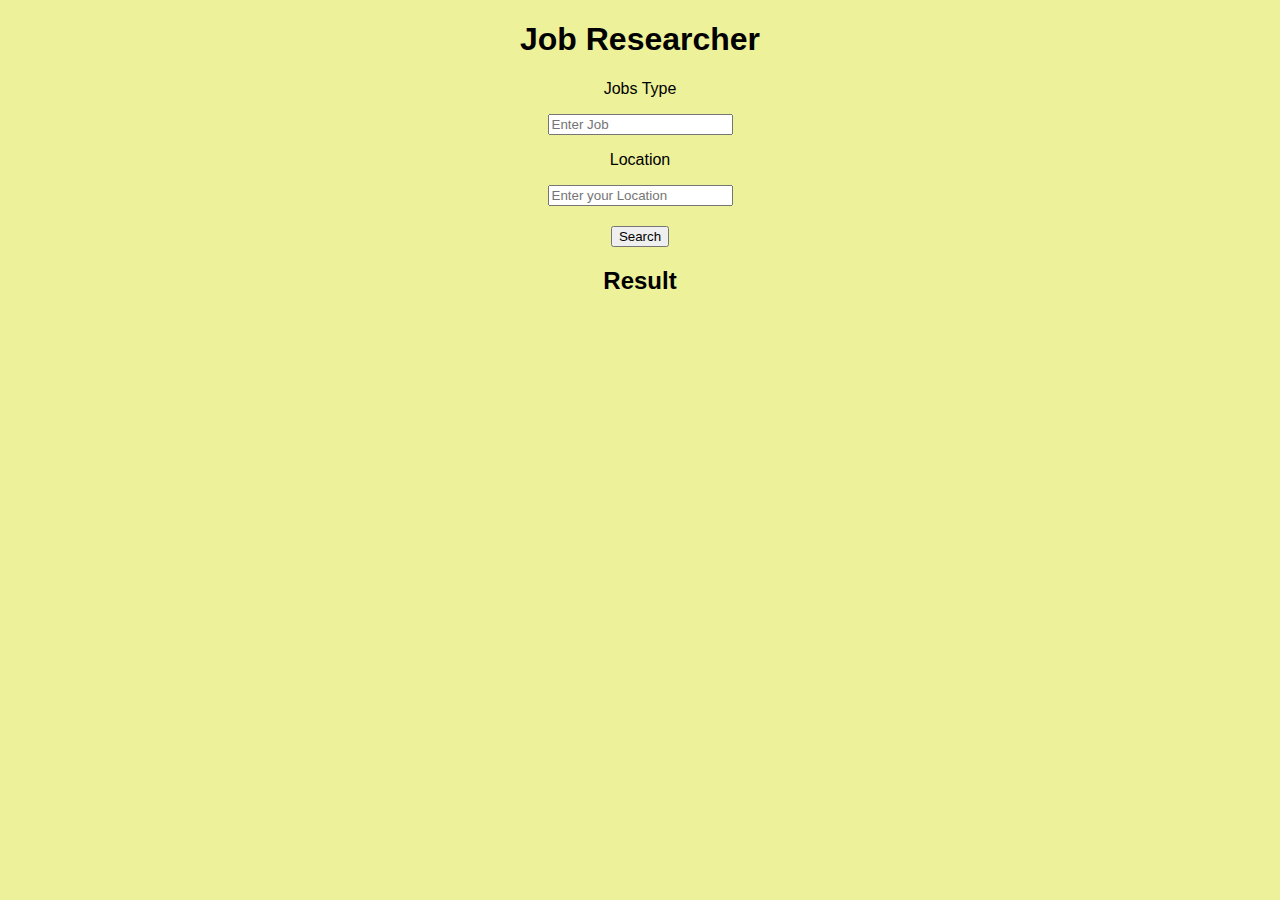
<file: W4D4 Consegna Damilola/index.html>
<!DOCTYPE html>
<html lang="en">
<head>
    <link rel="stylesheet" href="style.css">
    <meta charset="UTF-8">
    <meta name="viewport" content="width=device-width, initial-scale=1.0">
    <title>Document</title>
</head>
<body>
    <h1>Job Researcher</h1>

    <div> <p class="carattere">Jobs Type</p> <input type="text" id="jobs-type" placeholder="Enter Job">
     </div>

     <div> <p class="carattere">Location</p> <input type="text" id="location" placeholder="Enter your Location">
     </div>

<button id="btn">Search</button>

<h2>Result</h2>

<div id="list"></div>











    <script src="scaricabile.js"></script>
</body>
</html>
</file>
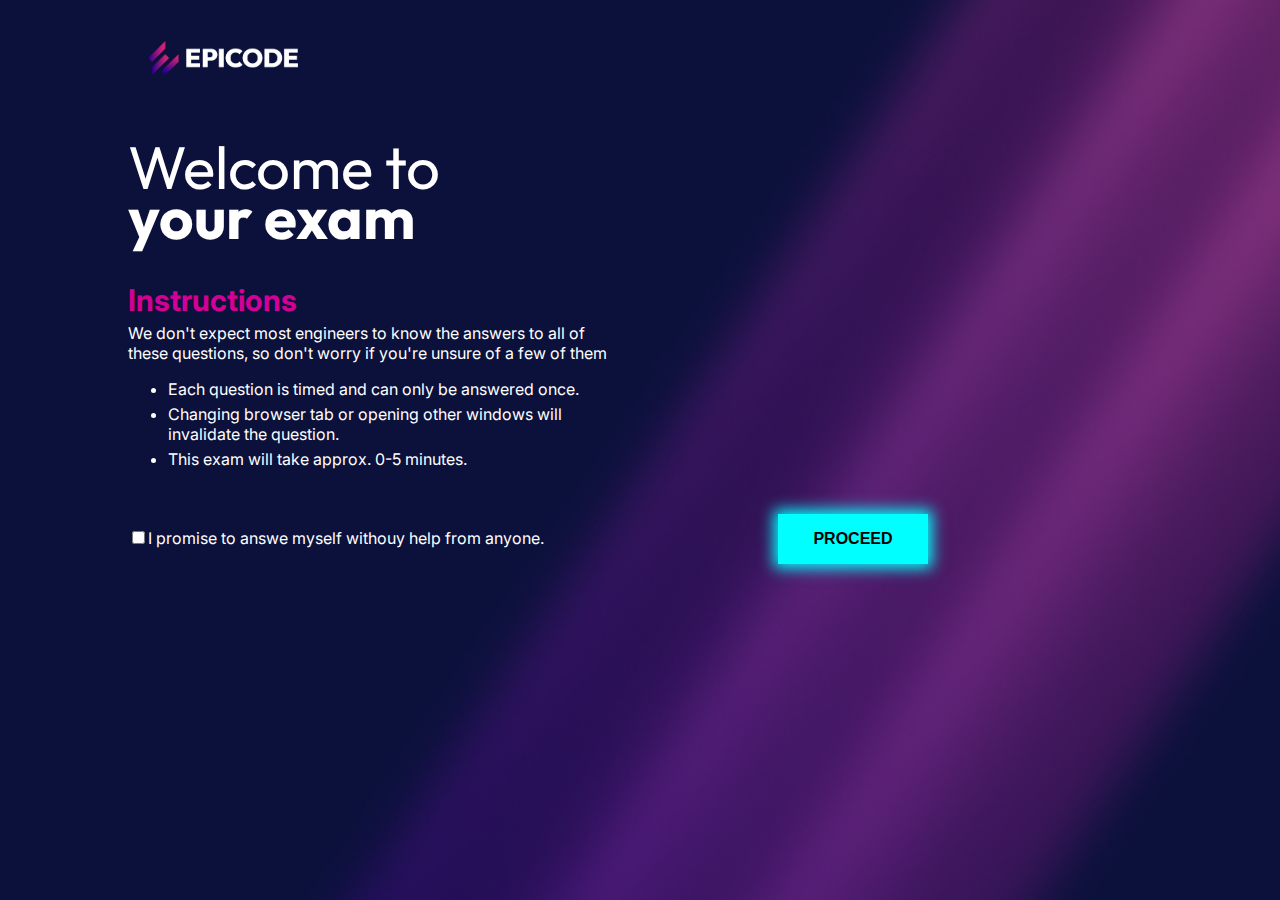
<file: homepage.html>
<!DOCTYPE html>
<html lang="en">
<head>
    <link rel="stylesheet" href="stylehomepage.css">
    <link rel="stylesheet" href="https://fonts.googleapis.com/css2?family=Inter:wght@400;700&display=swap">
    <link href="https://fonts.googleapis.com/css2?family=Outfit:wght@100..900&display=swap" rel="stylesheet">
    
        
    <meta charset="UTF-8">
    <meta name="viewport" content="width=device-width, initial-scale=1.0">
    <title>Document</title>
</head>
<body>
<nav>
    <img class="logo" src="./assets/epicode_logo.png" alt="Logo epicode">
</nav>    
<h1>Welcome to <span>your exam</span></h1>
<div class="base">
    <h3 class="instructions">Instructions</h3>
    <p>We don't expect most engineers to know the answers to all of these questions, so don't worry if you're unsure of a few of them</p>
</div>

<div class="lista">
    <ul>
        <li>Each question is timed and can only be answered once.</li>
        <li>Changing browser tab or opening other windows will invalidate the question.</li>
        <li>This exam will take approx. 0-5 minutes.</li>
    </ul>
</div>
<div class="fine">
    <div>
<input type="checkbox" name="checkbox" id="checkbox">I promise to answe myself withouy help from anyone.</div>
<button id="proceed">PROCEED</button>

</div>


<script src="scripthomepage.js"></script>

</body>
</html>
</file>
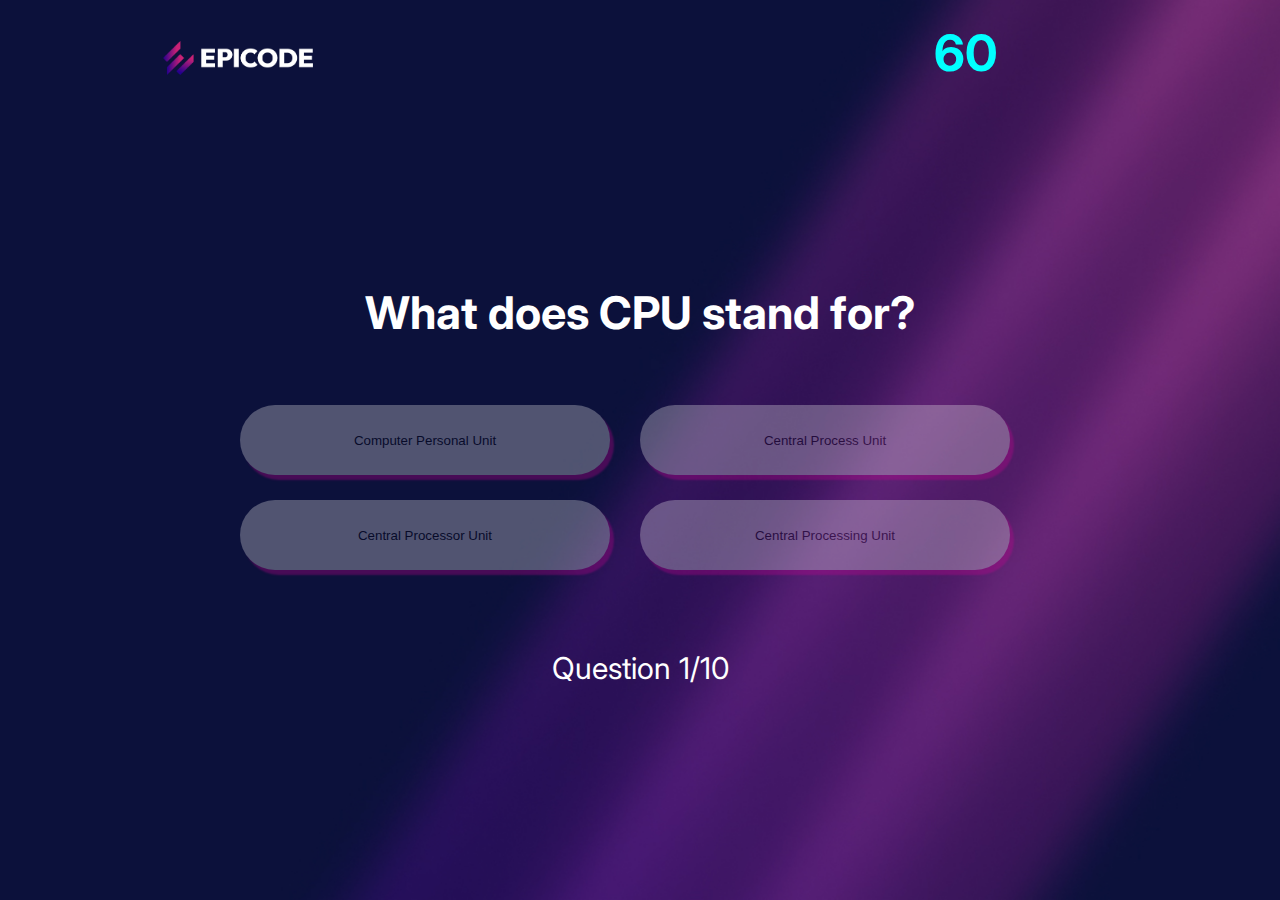
<file: quiz.html>
<!DOCTYPE html>
<html lang="en">
<head>
    <link rel="stylesheet" href="style.css">
    <link rel="stylesheet" href="https://fonts.googleapis.com/css2?family=Inter:wght@400;700&display=swap">
    <link href="https://fonts.googleapis.com/css2?family=Outfit:wght@100..900&displ">
    <meta charset="UTF-8">
    <meta name="viewport" content="width=device-width, initial-scale=1.0">
    <title>Document</title>
</head>
<body>
    <nav>
        <img src="./assets/epicode_logo.png" alt="">
        <div id="timer">60</div>
    </nav>
    <div id="quiz-container">
        <div id="question-container">
            <h2 id="question">Domanda</h2>
            <div id="answers">
                <!-- Le risposte saranno generate dinamicamente -->
            </div>
        </div>

        </div>

        <div id="footer"></div>
    </div>
    <script src="script.js"></script>
</body>
</html>
</file>
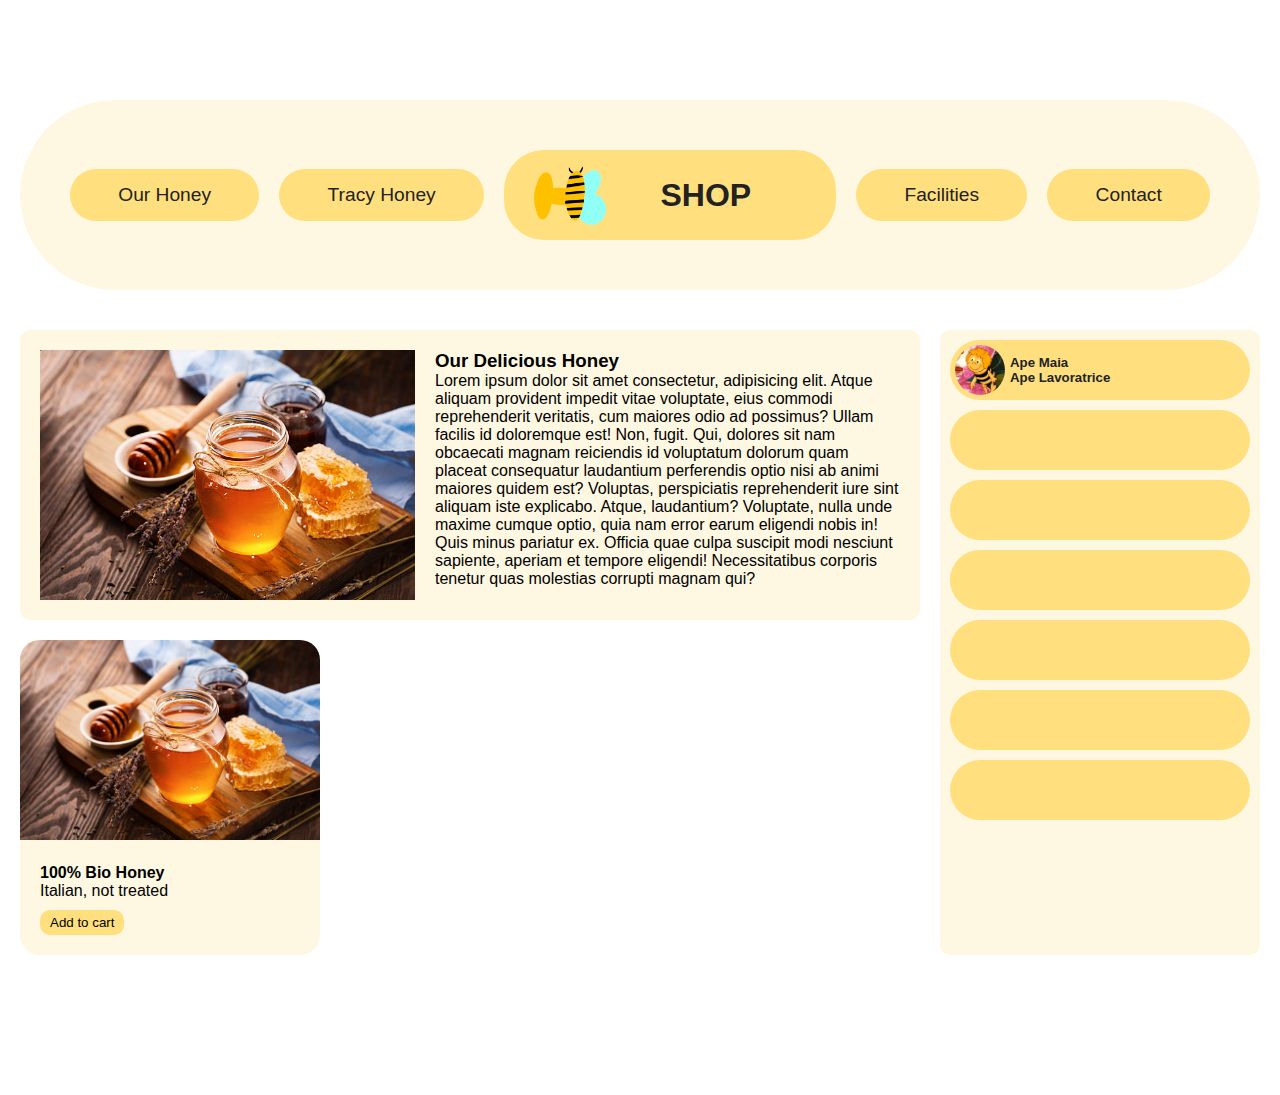
<file: M3W1D4/honey.html>
<!DOCTYPE html>
<html lang="en">
<head>
    <link rel="stylesheet" href="honey.css">
    <meta charset="UTF-8">
    <meta name="viewport" content="width=device-width, initial-scale=1.0">
    <title>Document</title>
</head>
<body>
    <div id="container">
    <header>
        <nav>
            <a href="">Our Honey</a>
            <a href="">Tracy Honey</a>
            <a id="logo" href=""><img src="logo.png" alt=""><span>SHOP</span></a>
            <a href="">Facilities</a>
            <a href="">Contact</a>
        </nav>
    </header>

    <main>
       
        <div class="left">
            <section id="article">
                <img src="honey.jpg" alt="">
                <div class="description">
                    <h3>Our Delicious Honey</h3>
                    <p>Lorem ipsum dolor sit amet consectetur, adipisicing elit. Atque aliquam provident impedit vitae voluptate, eius commodi reprehenderit veritatis, cum maiores odio ad possimus? Ullam facilis id doloremque est! Non, fugit.
                    Qui, dolores sit nam obcaecati magnam reiciendis id voluptatum dolorum quam placeat consequatur laudantium perferendis optio nisi ab animi maiores quidem est? Voluptas, perspiciatis reprehenderit iure sint aliquam iste explicabo.
                    Atque, laudantium? Voluptate, nulla unde maxime cumque optio, quia nam error earum eligendi nobis in! Quis minus pariatur ex. Officia quae culpa suscipit modi nesciunt sapiente, aperiam et tempore eligendi!
                    Necessitatibus corporis tenetur quas molestias corrupti magnam qui?
                    </p>
    
                </div>
            
            </section>
           
            
            <section id="product">
                <div class="cardbox">
                    <div class="img">
                        <img src="honey.jpg" alt=""></div>
                    
                    <div class="description">
                        <p><b>100% Bio Honey</b> <br><span>Italian, not treated</span></p>
                        <button>Add to cart</button>
                    </div>
                    
                </div>
            </section>
        </div>
        <div class="right">
            <aside>
                <a href="">
                    <img src="profile.jpg" alt="">
                    <h5 class="title">Ape Maia<br><span>Ape Lavoratrice</span></h5>
                <a href=""></a>
                <a href=""></a>
                <a href=""></a>
                <a href=""></a>
                <a href=""></a>
                <a href=""></a>
    
            </aside>
        </div>

       
        
       


    </main>

<footer></footer>
</div>
</body>
</html>
</file>
<file: W4D4 Consegna Damilola/style.css>
h1 {
    font-family: Verdana, Geneva, Tahoma, sans-serif;
}

#btn {
    margin-top: 20px;
}

h2 {
    font-family: 'Lucida Sans', 'Lucida Sans Regular', 'Lucida Grande', 'Lucida Sans Unicode', Geneva, Verdana, sans-serif;
}

body {
    text-align: center;
    background-color: rgb(236, 241, 154);
}

.carattere{
    font-family: 'Trebuchet MS', 'Lucida Sans Unicode', 'Lucida Grande', 'Lucida Sans', Arial, sans-serif;
    
}
</file>
<file: stylehomepage.css>
body{
    background-image: url('./assets/bg.jpg');
    background-size: cover;
    color: white;
    font-family: inter;
    margin-left: 10%;
    font-size: 16px;
}

img{
    width: 150px;
    height: 80px;
    margin-left: 20px;
    margin-top: 10px;
    object-fit: contain;
}


h1{
    width: 350px;
    font-size: 60px;
    font-family: outfit;
    font-weight: normal;
    line-height: 50px;
}
span{
    font-weight: bold;
    
}

.instructions{
  color: #d20094;
  margin-bottom: 5px;
  font-size: 30px;
}
.base p{
    margin-top: 0px;
}

.base,
.lista {
    width:500px;
    margin-top: 15px;
}

.fine{
    display: flex;
    justify-content: space-between;
    align-items: baseline;
    max-width: 800px;
    margin-top: 45px;
    
}
li{
    margin-top: 5px;
}


#proceed {
    background-color: #00ffff;
    border: none ;
    width: 150px;
    height: 50px;
    box-shadow: 0px 0px 14px 4px #00ffff;
    font-weight: bolder;
    font-size: medium;
}

input {
    background: none;
}
</file>
<file: style.css>
body{
    background-image: url('./assets/bg.jpg');
    background-size: cover;
    color: white;
    font-family: inter;
    margin-left: 10%;
    margin-right: 10%;
    font-size: 16px;
}
nav{
    display: flex;
    align-items: center;
    justify-content: space-between;
    margin-left: 15px;
    margin-right: 15%;
}
img{
    width: 150px;
    height: 80px;
    margin-left: 20px;
    margin-top: 10px;
    object-fit: contain;
}
button{
    width: 370px;
    height: 70px;
    opacity: 0.3;
    border-radius: 35px;
    border: none;
    margin-right: 30px;
    margin-bottom: 25px;
    box-shadow: 4px 5px 2px 0px #d20094;
    

}
#timer{
    font-size: 50px;
    color: #00ffff;
    font-weight: bold;
    font-family: inter;
}
#quiz-container{
    margin-top: 150px;
    display: flex;
    justify-content: center;
  align-items: center;
}
#question-container{
    justify-content: center;
    align-items: center;
    text-align: center;
    width: 800px;
    margin-bottom: 55px;
    font-size: 30px;
}
#answers{
    width: 800px;
    display: flex;
    flex-wrap: wrap;
    justify-content: center;
    align-items: center;
    
    margin-top: 65px;
}
button:hover{
    background-color: #d20094 ;
    opacity: 0.8;
    box-shadow: 4px 5px 2px 0px #d20094;
}
    


#footer{
    text-align: center;
    font-size: 30px;
    font-family: inter;

}
</file>
<file: M3W1D4/honey.css>
:root {
    
    --color-giallo: #FFDF7E;
    --color-giallo-chiaro: #FEF7E2;
    --color-nero: #222222;
}

*{
  margin: 0;
  padding: 0;
  box-sizing: border-box;
  font-family: Arial, Helvetica, sans-serif;
}

#container {
    width: 1240px;
    padding: 100px 0;
    margin: 0 auto;
    display: flex;
    flex-direction: column;
    gap: 40px;
}

nav {
    background: var(--color-giallo-chiaro);
    display: flex;
    justify-content: space-between;
    padding: 50px;
    gap: 20px;
    align-items: center;
    border-radius: 100px;
}

nav a {
    padding: 15px 30px;
    background: var(--color-giallo);
    flex-grow: 1;
    text-align: center;
    border-radius: 40px;
    text-decoration: none;
    color: var(--color-nero);
    font-size: 1.2rem;
}

#logo {
    flex-grow: 3;
    display: flex;
    font-size: 2rem;
    font-weight: 700;
    align-items: center;

}

#logo span {
    flex-basis: 200px;
}

#logo img {
    height: 60px;
    
}

main {
    display: flex;
    gap: 20px;
}

main .left {
    display: flex;
    flex-direction: column;
    gap: 20px;

}

aside {
   
    padding: 10px;
    height: 100%;
    background: var(--color-giallo-chiaro);
    gap: 10px;
    display: flex;
    flex-direction:column;
    border-radius: 10px;
    
}

aside a {
 padding: 5px;
 display: flex;
 width: 300px;
 background: var(--color-giallo);
 height: 60px;
 border-radius: 40px;
 align-items: center;
 gap: 5px;
 color: var(--color-nero);
 text-decoration: none;


}

aside a img {
    height: 50px;
    border-radius: 100px;
}

#article {
    display: flex;
    gap: 20px;
    background: var(--color-giallo-chiaro);
    padding: 20px;
    border-radius: 10px;
}

#article img {
    height: 250px;
}

.cardbox{
    width: 300px;
    
    background: var(--color-giallo-chiaro) ;
    border-radius: 20px;
    overflow: hidden;
}

.cardbox img {
    object-fit: cover;
    width: 100%;
    
    
}

.cardbox .description {
    padding: 20px;
    text-justify: left;
    
}

.cardbox .description button {
    border-radius: 10px;
    background-color: var(--color-giallo);
    padding: 5px 10px;
    border: none;
    color: black;
    margin-top: 10px;
        
}
</file>
